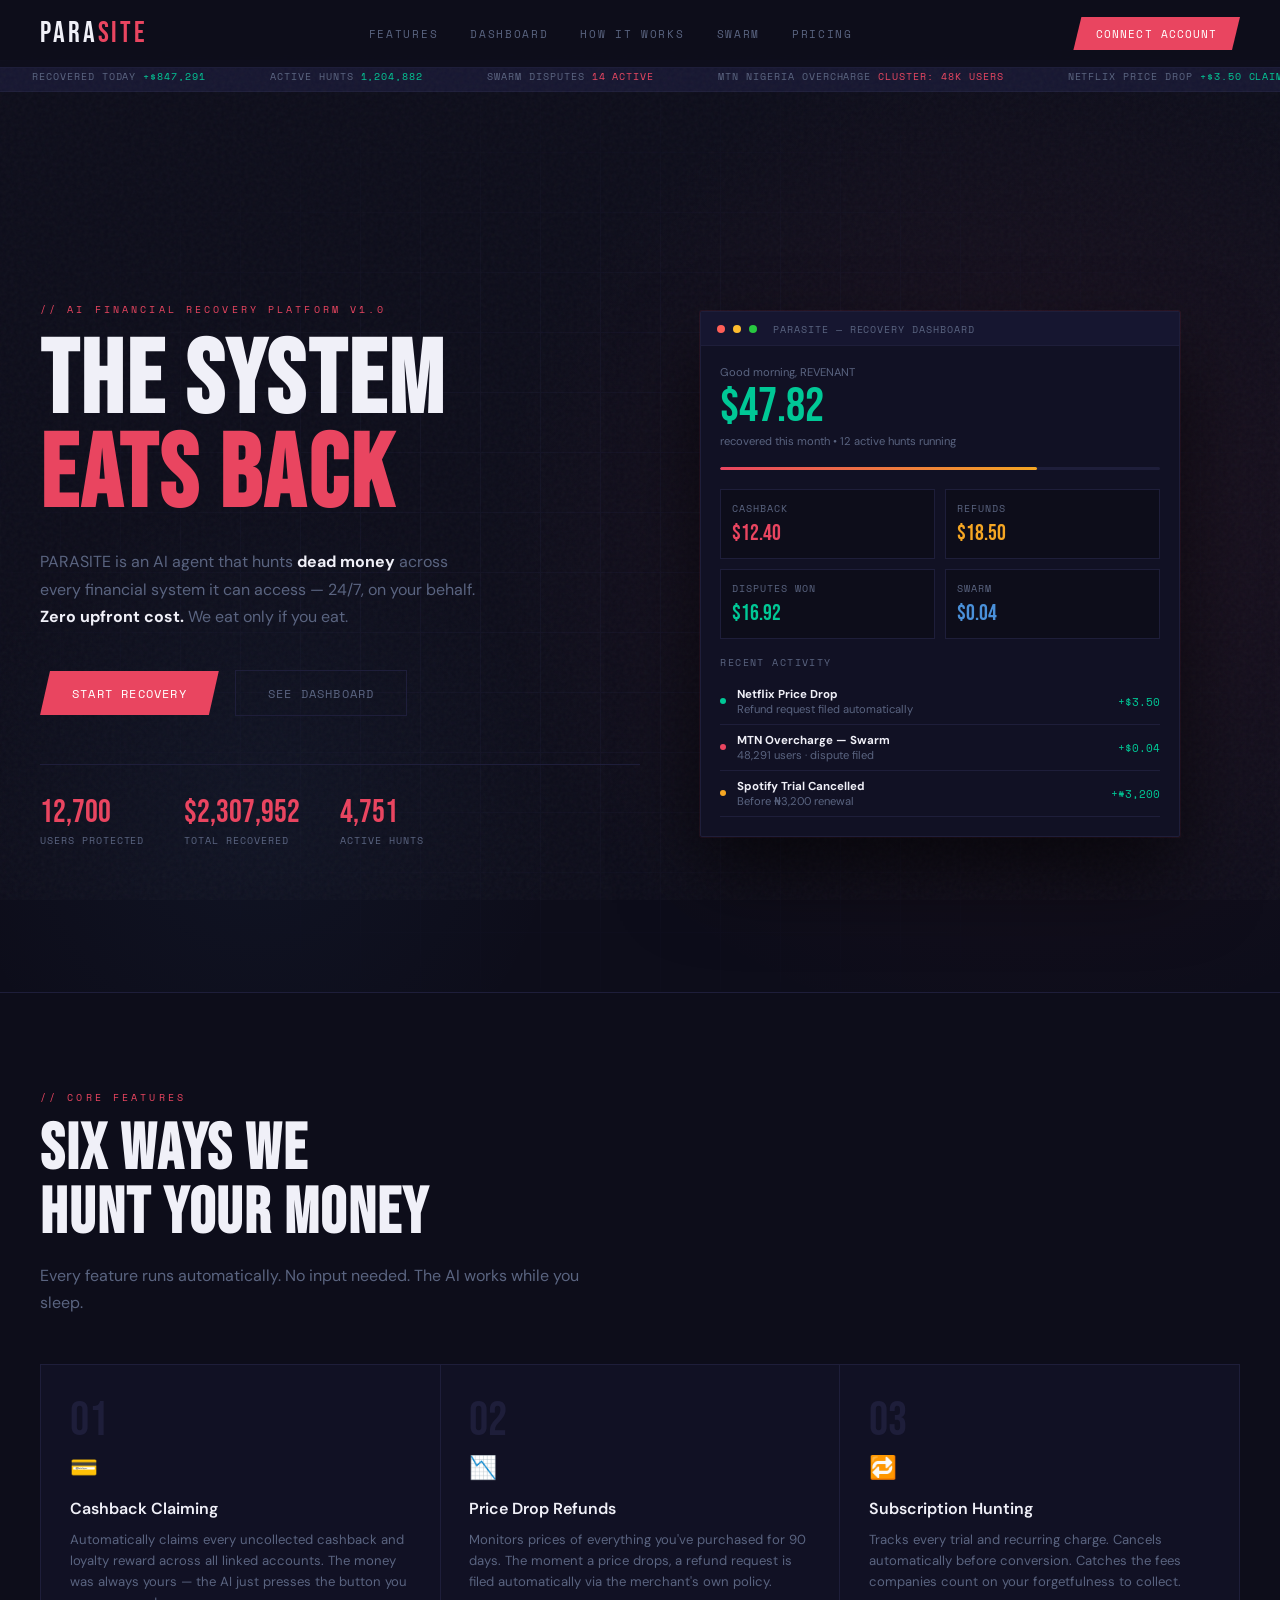
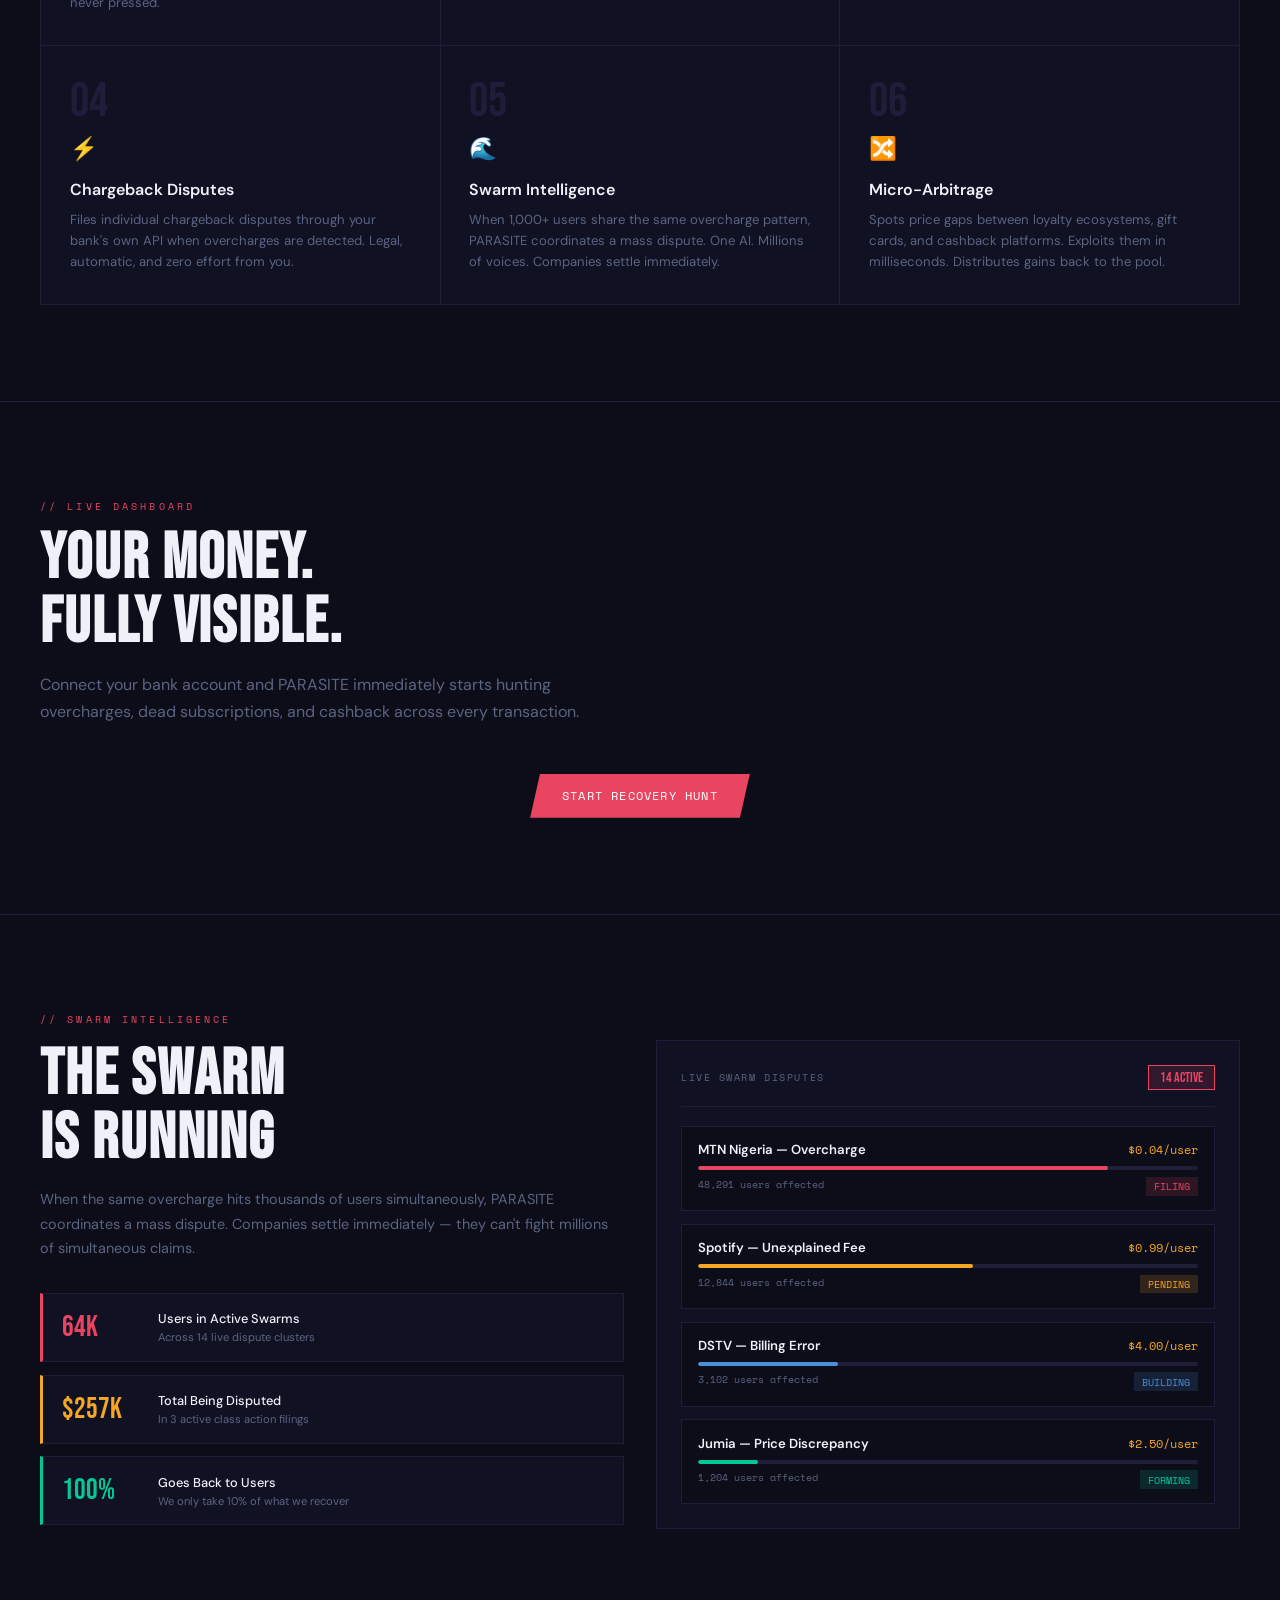
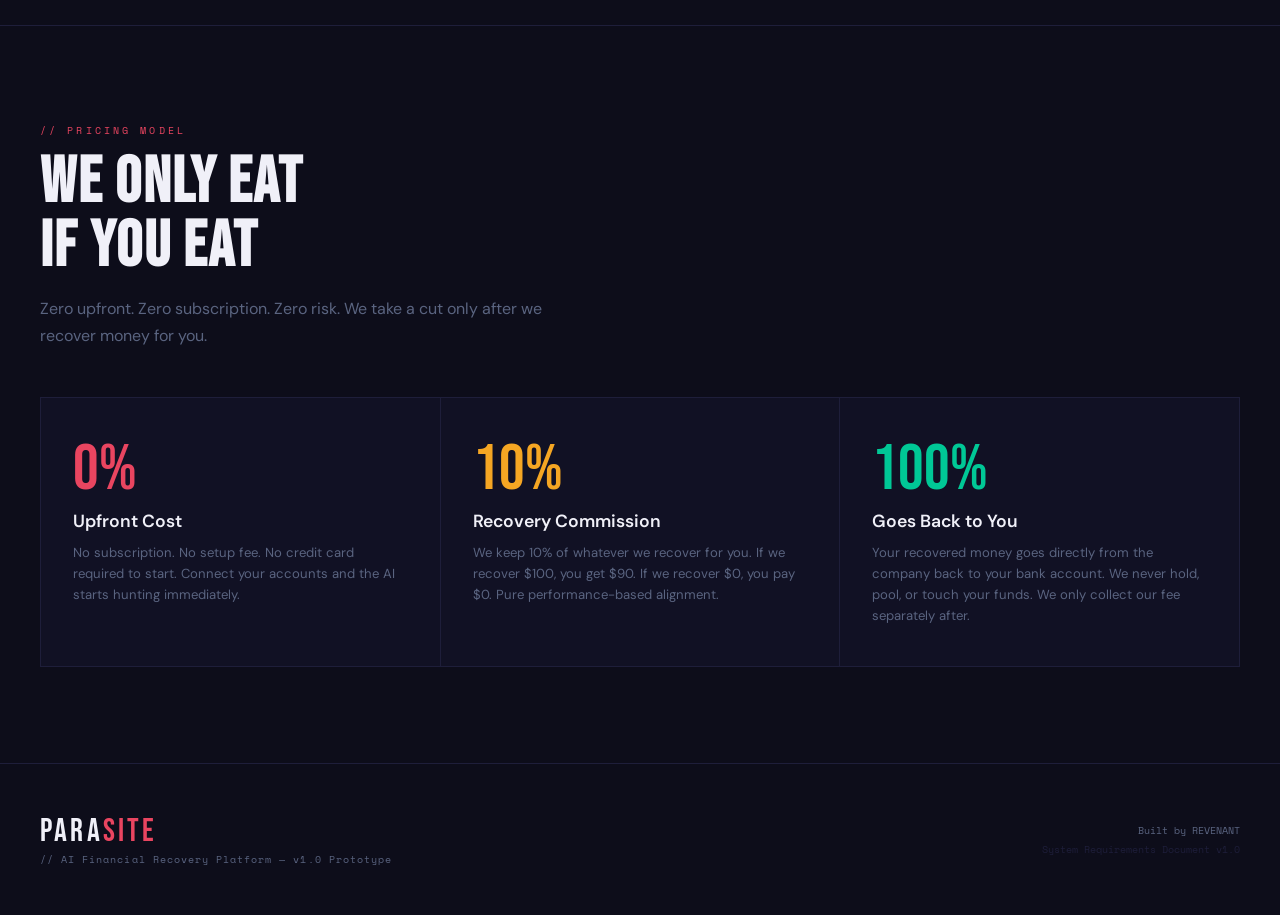
<file: index.html>
<!DOCTYPE html>
<html lang="en">
<head>
<meta charset="UTF-8">
<meta name="viewport" content="width=device-width, initial-scale=1.0">
<title>PARASITE — AI Financial Recovery</title>
<link href="https://fonts.googleapis.com/css2?family=Bebas+Neue&family=Space+Mono:ital,wght@0,400;0,700;1,400&family=DM+Sans:wght@300;400;500;600&display=swap" rel="stylesheet">
<link rel="stylesheet" href="style.css">

</head>
<body>
<div id="cur"></div>
<div id="curR"></div>
<nav>
  <div class="nav-logo">PARA<span>SITE</span></div>
  <div class="nav-links">
    <a href="#features">Features</a>
    <a href="dashboard.html">Dashboard</a>
    <a href="index.html#how">How It Works</a>
    <a href="dashboard.html#swarm">Swarm</a>
    <a href="#revenue">Pricing</a>
  </div>
  <button class="nav-cta" onclick="openModal()">Connect Account</button>
</nav>
<!-- Ticker -->
<div class="ticker-wrap" style="margin-top:60px;">
  <div class="ticker">
    <span class="ticker-item">RECOVERED TODAY <span class="pos">+$847,291</span></span>
    <span class="ticker-item">ACTIVE HUNTS <span class="pos">1,204,882</span></span>
    <span class="ticker-item">SWARM DISPUTES <span class="neg">14 ACTIVE</span></span>
    <span class="ticker-item">MTN NIGERIA OVERCHARGE <span class="neg">CLUSTER: 48K USERS</span></span>
    <span class="ticker-item">NETFLIX PRICE DROP <span class="pos">+$3.50 CLAIMED</span></span>
    <span class="ticker-item">TOTAL RECOVERED ALL-TIME <span class="pos">$124,883,204</span></span>
    <span class="ticker-item">RECOVERED TODAY <span class="pos">+$847,291</span></span>
    <span class="ticker-item">ACTIVE HUNTS <span class="pos">1,204,882</span></span>
    <span class="ticker-item">SWARM DISPUTES <span class="neg">14 ACTIVE</span></span>
    <span class="ticker-item">MTN NIGERIA OVERCHARGE <span class="neg">CLUSTER: 48K USERS</span></span>
    <span class="ticker-item">NETFLIX PRICE DROP <span class="pos">+$3.50 CLAIMED</span></span>
    <span class="ticker-item">TOTAL RECOVERED ALL-TIME <span class="pos">$124,883,204</span></span>
  </div>
</div>
<!-- Hero -->
<section class="hero">
  <div class="hero-bg"></div>
  <div class="hero-grid"></div>
  <div class="hero-left">
    <div class="hero-eyebrow">// AI Financial Recovery Platform v1.0</div>
    <h1 class="hero-title">
      THE SYSTEM<br>
      <span class="line2">EATS BACK</span>
    </h1>
    <p class="hero-subtitle">
      PARASITE is an AI agent that hunts <strong>dead money</strong> across every financial system it can access — 24/7, on your behalf. <strong>Zero upfront cost.</strong> We eat only if you eat.
    </p>
    <div class="hero-actions">
      <button class="btn-primary" onclick="window.location.href='login.html'">Start Recovery</button>
      <button class="btn-ghost" onclick="window.location.href='dashboard.html'">See Dashboard</button>
    </div>
    <div class="hero-stats">
      <div class="stat-item">
        <div class="stat-num" id="counter1">0</div>
        <div class="stat-label">Users Protected</div>
      </div>
      <div class="stat-item">
        <div class="stat-num" id="counter2">$0</div>
        <div class="stat-label">Total Recovered</div>
      </div>
      <div class="stat-item">
        <div class="stat-num" id="counter3">0</div>
        <div class="stat-label">Active Hunts</div>
      </div>
    </div>
  </div>

  <div class="hero-right">
    <div class="dashboard-preview">
      <div class="dp-topbar">
        <div class="dp-dot r"></div>
        <div class="dp-dot y"></div>
        <div class="dp-dot g"></div>
        <div class="dp-title">PARASITE — RECOVERY DASHBOARD</div>
      </div>
      <div class="dp-body">
        <div class="dp-greeting">Good morning, REVENANT</div>
        <div class="dp-amount">$47.82</div>
        <div class="dp-sub">recovered this month • 12 active hunts running</div>
        <div class="dp-bar"><div class="dp-bar-fill"></div></div>
        <div class="dp-cards">
          <div class="dp-card">
            <div class="dp-card-label">Cashback</div>
            <div class="dp-card-val accent">$12.40</div>
          </div>
          <div class="dp-card">
            <div class="dp-card-label">Refunds</div>
            <div class="dp-card-val gold">$18.50</div>
          </div>
          <div class="dp-card">
            <div class="dp-card-label">Disputes Won</div>
            <div class="dp-card-val green">$16.92</div>
          </div>
          <div class="dp-card">
            <div class="dp-card-label">Swarm</div>
            <div class="dp-card-val blue">$0.04</div>
          </div>
        </div>
        <div class="dp-activity-title">Recent Activity</div>
        <div class="dp-activity-item">
          <div class="dp-activity-dot" style="background:var(--green)"></div>
          <div class="dp-activity-text"><strong>Netflix Price Drop</strong>Refund request filed automatically</div>
          <div class="dp-activity-amt">+$3.50</div>
        </div>
        <div class="dp-activity-item">
          <div class="dp-activity-dot" style="background:var(--accent)"></div>
          <div class="dp-activity-text"><strong>MTN Overcharge — Swarm</strong>48,291 users · dispute filed</div>
          <div class="dp-activity-amt">+$0.04</div>
        </div>
        <div class="dp-activity-item">
          <div class="dp-activity-dot" style="background:var(--gold)"></div>
          <div class="dp-activity-text"><strong>Spotify Trial Cancelled</strong>Before ₦3,200 renewal</div>
          <div class="dp-activity-amt">+₦3,200</div>
        </div>
      </div>
    </div>
  </div>
</section>
<!-- Features -->
<section id="features">
  <div class="section-label">// Core Features</div>
  <h2 class="section-title reveal">SIX WAYS WE<br>HUNT YOUR MONEY</h2>
  <p class="section-desc reveal">Every feature runs automatically. No input needed. The AI works while you sleep.</p>
  <div class="features-grid reveal">
    <div class="feature-card" style="--c:var(--accent)">
      <div class="feature-num">01</div>
      <div class="feature-icon">💳</div>
      <div class="feature-title">Cashback Claiming</div>
      <div class="feature-desc">Automatically claims every uncollected cashback and loyalty reward across all linked accounts. The money was always yours — the AI just presses the button you never pressed.</div>
    </div>
    <div class="feature-card" style="--c:var(--gold)">
      <div class="feature-num">02</div>
      <div class="feature-icon">📉</div>
      <div class="feature-title">Price Drop Refunds</div>
      <div class="feature-desc">Monitors prices of everything you've purchased for 90 days. The moment a price drops, a refund request is filed automatically via the merchant's own policy.</div>
    </div>
    <div class="feature-card" style="--c:var(--green)">
      <div class="feature-num">03</div>
      <div class="feature-icon">🔁</div>
      <div class="feature-title">Subscription Hunting</div>
      <div class="feature-desc">Tracks every trial and recurring charge. Cancels automatically before conversion. Catches the fees companies count on your forgetfulness to collect.</div>
    </div>
    <div class="feature-card" style="--c:var(--blue)">
      <div class="feature-num">04</div>
      <div class="feature-icon">⚡</div>
      <div class="feature-title">Chargeback Disputes</div>
      <div class="feature-desc">Files individual chargeback disputes through your bank's own API when overcharges are detected. Legal, automatic, and zero effort from you.</div>
    </div>
    <div class="feature-card" style="--c:var(--purple)">
      <div class="feature-num">05</div>
      <div class="feature-icon">🌊</div>
      <div class="feature-title">Swarm Intelligence</div>
      <div class="feature-desc">When 1,000+ users share the same overcharge pattern, PARASITE coordinates a mass dispute. One AI. Millions of voices. Companies settle immediately.</div>
    </div>
    <div class="feature-card" style="--c:#FF8C42">
      <div class="feature-num">06</div>
      <div class="feature-icon">🔀</div>
      <div class="feature-title">Micro-Arbitrage</div>
      <div class="feature-desc">Spots price gaps between loyalty ecosystems, gift cards, and cashback platforms. Exploits them in milliseconds. Distributes gains back to the pool.</div>
    </div>
  </div>
</section>

<!-- Full Dashboard Preview -->
<section id="dashboard">
  <div class="section-label">// Live Dashboard</div>
  <h2 class="section-title reveal">YOUR MONEY.<br>FULLY VISIBLE.</h2>
  <p class="section-desc reveal">Connect your bank account and PARASITE immediately starts hunting overcharges, dead subscriptions, and cashback across every transaction.</p>
  <div style="text-align:center;margin-top:2rem">
    <a href="login.html" class="btn-primary" style="text-decoration:none;display:inline-block">Start Recovery Hunt</a>
  </div>
</section>
<!-- Swarm Section -->
<section id="swarm">
  <div class="section-label">// Swarm Intelligence</div>
  <div class="swarm-visual reveal">
    <div class="swarm-left">
      <h2 class="section-title">THE SWARM<br>IS RUNNING</h2>
      <p class="swarm-sub">When the same overcharge hits thousands of users simultaneously, PARASITE coordinates a mass dispute. Companies settle immediately — they can't fight millions of simultaneous claims.</p>
      <div class="swarm-metrics">
        <div class="swarm-metric" style="--c:var(--accent)">
          <div class="swarm-metric-val">64K</div>
          <div class="swarm-metric-info">
            <div class="swarm-metric-label">Users in Active Swarms</div>
            <div class="swarm-metric-desc">Across 14 live dispute clusters</div>
          </div>
        </div>
        <div class="swarm-metric" style="--c:var(--gold)">
          <div class="swarm-metric-val">$257K</div>
          <div class="swarm-metric-info">
            <div class="swarm-metric-label">Total Being Disputed</div>
            <div class="swarm-metric-desc">In 3 active class action filings</div>
          </div>
        </div>
        <div class="swarm-metric" style="--c:var(--green)">
          <div class="swarm-metric-val">100%</div>
          <div class="swarm-metric-info">
            <div class="swarm-metric-label">Goes Back to Users</div>
            <div class="swarm-metric-desc">We only take 10% of what we recover</div>
          </div>
        </div>
      </div>
    </div>
    <div class="swarm-right">
      <div class="swarm-live-box">
        <div class="swarm-live-head">
          <div class="swarm-live-title">Live Swarm Disputes</div>
          <div class="swarm-count-badge">14 ACTIVE</div>
        </div>
        <div class="swarm-disputes">
          <div class="swarm-dispute">
            <div class="swarm-dispute-top">
              <div class="swarm-dispute-name">MTN Nigeria — Overcharge</div>
              <div class="swarm-dispute-amount">$0.04/user</div>
            </div>
            <div class="swarm-dispute-bar"><div class="swarm-dispute-fill" style="width:82%;background:var(--accent)"></div></div>
            <div class="swarm-dispute-meta">
              <div class="swarm-dispute-users">48,291 users affected</div>
              <div class="swarm-dispute-status" style="background:rgba(233,69,96,0.15);color:var(--accent)">FILING</div>
            </div>
          </div>
          <div class="swarm-dispute">
            <div class="swarm-dispute-top">
              <div class="swarm-dispute-name">Spotify — Unexplained Fee</div>
              <div class="swarm-dispute-amount">$0.99/user</div>
            </div>
            <div class="swarm-dispute-bar"><div class="swarm-dispute-fill" style="width:55%;background:var(--gold)"></div></div>
            <div class="swarm-dispute-meta">
              <div class="swarm-dispute-users">12,844 users affected</div>
              <div class="swarm-dispute-status" style="background:rgba(245,166,35,0.15);color:var(--gold)">PENDING</div>
            </div>
          </div>
          <div class="swarm-dispute">
            <div class="swarm-dispute-top">
              <div class="swarm-dispute-name">DSTV — Billing Error</div>
              <div class="swarm-dispute-amount">$4.00/user</div>
            </div>
            <div class="swarm-dispute-bar"><div class="swarm-dispute-fill" style="width:28%;background:var(--blue)"></div></div>
            <div class="swarm-dispute-meta">
              <div class="swarm-dispute-users">3,102 users affected</div>
              <div class="swarm-dispute-status" style="background:rgba(74,144,217,0.15);color:var(--blue)">BUILDING</div>
            </div>
          </div>
          <div class="swarm-dispute">
            <div class="swarm-dispute-top">
              <div class="swarm-dispute-name">Jumia — Price Discrepancy</div>
              <div class="swarm-dispute-amount">$2.50/user</div>
            </div>
            <div class="swarm-dispute-bar"><div class="swarm-dispute-fill" style="width:12%;background:var(--green)"></div></div>
            <div class="swarm-dispute-meta">
              <div class="swarm-dispute-users">1,204 users affected</div>
              <div class="swarm-dispute-status" style="background:rgba(0,200,150,0.15);color:var(--green)">FORMING</div>
            </div>
          </div>
        </div>
      </div>
    </div>
  </div>
</section>
<!-- Revenue Model -->
<section id="revenue">
  <div class="section-label">// Pricing Model</div>
  <h2 class="section-title reveal">WE ONLY EAT<br>IF YOU EAT</h2>
  <p class="section-desc reveal">Zero upfront. Zero subscription. Zero risk. We take a cut only after we recover money for you.</p>
  <div class="revenue-grid reveal">
    <div class="revenue-card">
      <div class="revenue-pct">0%</div>
      <div class="revenue-title">Upfront Cost</div>
      <div class="revenue-desc">No subscription. No setup fee. No credit card required to start. Connect your accounts and the AI starts hunting immediately.</div>
    </div>
    <div class="revenue-card">
      <div class="revenue-pct" style="color:var(--gold)">10%</div>
      <div class="revenue-title">Recovery Commission</div>
      <div class="revenue-desc">We keep 10% of whatever we recover for you. If we recover $100, you get $90. If we recover $0, you pay $0. Pure performance-based alignment.</div>
    </div>
    <div class="revenue-card">
      <div class="revenue-pct" style="color:var(--green)">100%</div>
      <div class="revenue-title">Goes Back to You</div>
      <div class="revenue-desc">Your recovered money goes directly from the company back to your bank account. We never hold, pool, or touch your funds. We only collect our fee separately after.</div>
    </div>
  </div>
</section>
<!-- Footer -->
<footer>
  <div>
    <div class="footer-logo">PARA<span>SITE</span></div>
    <div class="footer-tagline">// AI Financial Recovery Platform — v1.0 Prototype</div>
  </div>
  <div class="footer-right">
    <div>Built by REVENANT</div>
    <div style="margin-top:0.3rem;color:var(--border)">System Requirements Document v1.0</div>
  </div>
</footer>
<!-- Modal -->
<div class="modal-overlay" id="modal">
  <div class="modal" style="position:relative">
    <button class="modal-close" onclick="closeModal()">✕</button>
    <div class="modal-title">Connect Account</div>
    <div class="modal-sub">Link your bank or mobile money to start the recovery hunt. Read-only access. Your passwords are never stored.</div>
    <div class="modal-field">
      <label class="modal-label">Full Name</label>
      <input class="modal-input" type="text" placeholder="REVENANT">
    </div>
    <div class="modal-field">
      <label class="modal-label">Email Address</label>
      <input class="modal-input" type="email" placeholder="you@example.com">
    </div>
    <div class="modal-field">
      <label class="modal-label">Bank / Provider</label>
      <input class="modal-input" type="text" placeholder="GTBank, Access, Zenith, Kuda...">
    </div>
    <div class="modal-field">
      <label class="modal-label">Phone Number</label>
      <input class="modal-input" type="tel" placeholder="+234 xxx xxx xxxx">
    </div>
    <div class="modal-actions">
      <button class="btn-primary" onclick="simulateConnect()" style="flex:1">Start Recovery Hunt</button>
      <button class="btn-ghost" onclick="closeModal()">Cancel</button>
    </div>
    <div id="modal-msg" style="margin-top:1rem;font-family:'Space Mono',monospace;font-size:0.65rem;color:var(--green);display:none;">
      ✓ ACCOUNT CONNECTED — AI HUNT INITIATED
    </div>
  </div>
</div>

<script src="shared.js"></script>

<script>
// Cursor
const cur=document.getElementById('cur'),curR=document.getElementById('curR');
let mx=0,my=0,rx=0,ry=0;
document.addEventListener('mousemove',e=>{mx=e.clientX;my=e.clientY;cur.style.left=mx-5+'px';cur.style.top=my-5+'px';});
(function anim(){rx+=(mx-rx-16)*.1;ry+=(my-ry-16)*.1;curR.style.left=rx+'px';curR.style.top=ry+'px';requestAnimationFrame(anim);})();

// Counters
setTimeout(()=>{
  animCount(document.getElementById('counter1'),12847);
  animCount(document.getElementById('counter2'),0,'$','',2000);
  document.getElementById('counter2') && animCount(document.getElementById('counter2'),2341847,'$');
  animCount(document.getElementById('counter3'),4821);
},500);

// Nav scroll highlight
const sections=document.querySelectorAll('section[id]');
const navLinks=document.querySelectorAll('.nav-links a');
window.addEventListener('scroll',()=>{
  let current='';
  sections.forEach(s=>{if(window.scrollY>=s.offsetTop-200)current=s.id;});
  navLinks.forEach(a=>{a.style.color=a.getAttribute('href')==='#'+current?'var(--accent)':'';});
});

// Connect button in modal — go to register
document.querySelector('.modal-actions .btn-primary') && 
  (document.querySelector('.modal-actions .btn-primary').onclick = function(){
    window.location.href='register.html';
  });
</script>

</body>
</html>
</file>
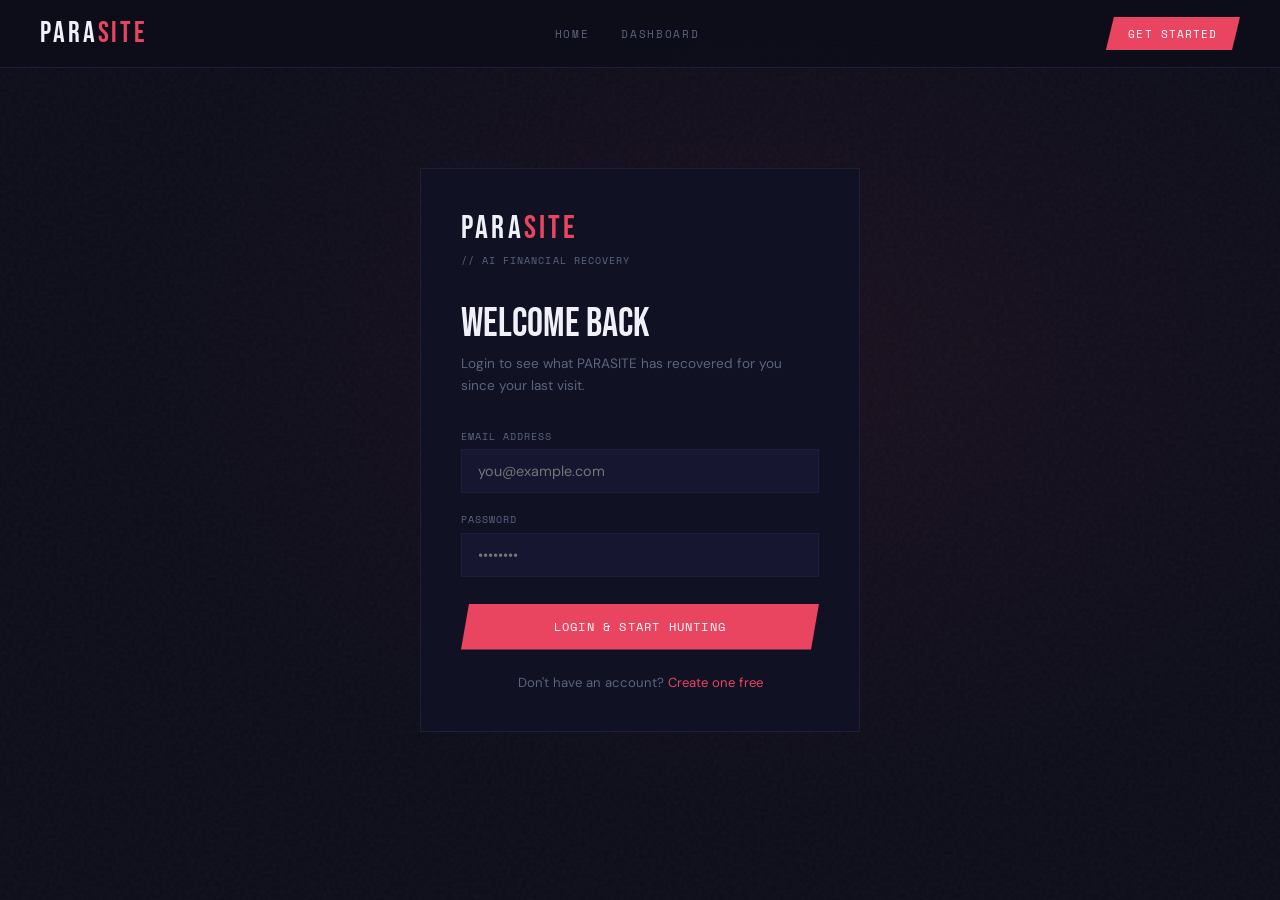
<file: dashboard.html>
<!DOCTYPE html>
<html lang="en">
<head>
<meta charset="UTF-8">
<meta name="viewport" content="width=device-width, initial-scale=1.0">
<title>PARASITE — Dashboard</title>
<link href="https://fonts.googleapis.com/css2?family=Bebas+Neue&family=Space+Mono:ital,wght@0,400;0,700;1,400&family=DM+Sans:wght@300;400;500;600&display=swap" rel="stylesheet">
<link rel="stylesheet" href="style.css">
<style>
.dash-wrap { padding:5rem 2.5rem 3rem; }
.dash-header { display:flex;align-items:flex-start;justify-content:space-between;margin-bottom:2rem; }
.dash-greeting { font-family:'Space Mono',monospace;font-size:.65rem;color:var(--muted);text-transform:uppercase;letter-spacing:.1em;margin-bottom:.3rem; }
.dash-title { font-family:'Bebas Neue';font-size:3rem;line-height:.95; }
.dash-title span { color:var(--accent); }
.dash-sync-btn { background:var(--card2);border:1px solid var(--border);color:var(--muted);padding:.6rem 1.2rem;font-family:'Space Mono',monospace;font-size:.6rem;letter-spacing:.08em;text-transform:uppercase;cursor:pointer;transition:all .2s; }
.dash-sync-btn:hover { border-color:var(--accent);color:var(--accent); }

/* Stat cards row */
.dash-stats { display:grid;grid-template-columns:repeat(4,1fr);gap:1rem;margin-bottom:2rem; }
.dash-stat { background:var(--card);border:1px solid var(--border);padding:1.5rem;position:relative;overflow:hidden; }
.dash-stat::after { content:'';position:absolute;bottom:0;left:0;right:0;height:2px;background:var(--c,var(--accent)); }
.ds-label { font-family:'Space Mono',monospace;font-size:.58rem;color:var(--muted);text-transform:uppercase;letter-spacing:.08em;margin-bottom:.5rem; }
.ds-val   { font-family:'Bebas Neue';font-size:2.2rem;color:var(--c,var(--accent));line-height:1; }
.ds-sub   { font-size:.72rem;color:var(--muted);margin-top:.3rem; }

/* Tabs */
.db-nav { display:flex;gap:0;border-bottom:1px solid var(--border);margin-bottom:2rem; }
.db-nav-item { font-family:'Space Mono',monospace;font-size:.65rem;color:var(--muted);padding:.75rem 1.5rem;cursor:pointer;border-bottom:2px solid transparent;transition:all .2s;text-transform:uppercase;letter-spacing:.08em; }
.db-nav-item.active { color:var(--accent);border-bottom-color:var(--accent); }
.db-nav-item:hover { color:var(--white); }
.tab-panel { display:none; }
.tab-panel.active { display:block; }

/* Transactions table */
.table-wrap { background:var(--card);border:1px solid var(--border);overflow:hidden; }
.table-head { background:var(--card2);padding:.75rem 1.5rem;display:flex;justify-content:space-between;align-items:center;border-bottom:1px solid var(--border); }
.table-title { font-family:'Space Mono',monospace;font-size:.6rem;color:var(--muted);text-transform:uppercase;letter-spacing:.1em; }
.table-live { display:flex;align-items:center;gap:.4rem;font-family:'Space Mono',monospace;font-size:.58rem;color:var(--green); }
.table-live-dot { width:6px;height:6px;border-radius:50%;background:var(--green);animation:pulse 2s infinite; }
table { width:100%;border-collapse:collapse; }
th { font-family:'Space Mono',monospace;font-size:.55rem;color:var(--muted);text-transform:uppercase;letter-spacing:.08em;padding:.6rem 1.5rem;text-align:left;border-bottom:1px solid var(--border);background:rgba(0,0,0,.2); }
td { font-size:.8rem;padding:.7rem 1.5rem;border-bottom:1px solid var(--border); }
tr:last-child td { border-bottom:none; }
tr:hover td { background:var(--card2); }
.badge { font-family:'Space Mono',monospace;font-size:.55rem;padding:.15rem .5rem;font-weight:700; }
.badge-green  { background:rgba(0,200,150,.15);color:var(--green);border:1px solid rgba(0,200,150,.3); }
.badge-red    { background:rgba(233,69,96,.15);color:var(--accent);border:1px solid rgba(233,69,96,.3); }
.badge-gold   { background:rgba(245,166,35,.15);color:var(--gold);border:1px solid rgba(245,166,35,.3); }
.badge-blue   { background:rgba(74,144,217,.15);color:var(--blue);border:1px solid rgba(74,144,217,.3); }

/* Subscription cards */
.sub-grid { display:grid;grid-template-columns:repeat(3,1fr);gap:1rem; }
.sub-card { background:var(--card);border:1px solid var(--border);padding:1.5rem;position:relative;overflow:hidden; }
.sub-card::before { content:'';position:absolute;top:0;left:0;right:0;height:2px;background:var(--accent); }
.sub-merchant { font-family:'Bebas Neue';font-size:1.4rem;margin-bottom:.3rem; }
.sub-amount   { font-size:1.2rem;font-weight:600;color:var(--accent); }
.sub-freq     { font-family:'Space Mono',monospace;font-size:.6rem;color:var(--muted);margin-top:.2rem; }
.sub-renewal  { font-family:'Space Mono',monospace;font-size:.58rem;color:var(--muted);margin-top:.5rem; }

/* Empty state */
.empty-state { text-align:center;padding:4rem 2rem; }
.empty-title { font-family:'Bebas Neue';font-size:2rem;color:var(--muted);margin-bottom:.5rem; }
.empty-desc  { font-size:.85rem;color:var(--muted);margin-bottom:1.5rem; }
.empty-btn   { background:var(--accent);color:#fff;border:none;padding:.75rem 1.5rem;font-family:'Space Mono',monospace;font-size:.65rem;letter-spacing:.08em;text-transform:uppercase;cursor:pointer;clip-path:polygon(6px 0%,100% 0%,calc(100% - 6px) 100%,0% 100%);text-decoration:none;display:inline-block; }

/* Loading spinner */
.spinner { display:flex;align-items:center;justify-content:center;padding:3rem;color:var(--muted);font-family:'Space Mono',monospace;font-size:.7rem;gap:.8rem; }
.spin { width:20px;height:20px;border:2px solid var(--border);border-top-color:var(--accent);border-radius:50%;animation:spin .8s linear infinite; }
@keyframes spin { to{transform:rotate(360deg)} }
@keyframes pulse { 0%,100%{opacity:1}50%{opacity:.4} }

/* Swarm */
.swarm-list { display:flex;flex-direction:column;gap:1rem; }
.swarm-row { background:var(--card);border:1px solid var(--border);padding:1.2rem 1.5rem; }
.swarm-row-top { display:flex;justify-content:space-between;align-items:center;margin-bottom:.6rem; }
.swarm-row-name { font-weight:600; }
.swarm-row-users { font-family:'Space Mono',monospace;font-size:.65rem;color:var(--muted); }
.swarm-bar { height:4px;background:var(--border);margin-bottom:.6rem; }
.swarm-fill { height:100%;background:var(--accent); }
.swarm-row-meta { display:flex;justify-content:space-between; }
.swarm-row-amt { font-family:'Bebas Neue';font-size:1.2rem;color:var(--accent); }

/* Accounts panel */
.accounts-grid { display:grid;grid-template-columns:repeat(2,1fr);gap:1rem;margin-bottom:2rem; }
.account-card { background:var(--card);border:1px solid var(--border);padding:1.5rem; }
.ac-bank { font-family:'Bebas Neue';font-size:1.5rem;margin-bottom:.3rem; }
.ac-num  { font-family:'Space Mono',monospace;font-size:.65rem;color:var(--muted);margin-bottom:.8rem; }
.ac-bal  { font-size:1.4rem;font-weight:600;color:var(--green); }
.ac-sync { font-family:'Space Mono',monospace;font-size:.55rem;color:var(--muted);margin-top:.3rem; }
</style>
</head>
<body>
<div id="cur"></div>
<div id="curR"></div>

<nav>
  <div class="nav-logo">PARA<span>SITE</span></div>
  <div class="nav-links">
    <a href="index.html">Home</a>
    <a href="dashboard.html" style="color:var(--accent)">Dashboard</a>
    <a href="#" onclick="doLogout()">Logout</a>
  </div>
  <button class="nav-cta" id="navUser">Loading...</button>
</nav>

<div class="dash-wrap">
  <!-- Header -->
  <div class="dash-header">
    <div>
      <div class="dash-greeting">// Recovery Dashboard</div>
      <div class="dash-title">HUNTING FOR<br><span id="userName">YOUR</span> MONEY</div>
    </div>
    <div style="display:flex;gap:.8rem;align-items:center">
      <button class="dash-sync-btn" onclick="syncNow()" id="syncBtn">⟳ Sync Now</button>
      <a href="connect.html" class="dash-sync-btn" style="text-decoration:none">+ Add Account</a>
    </div>
  </div>

  <!-- Top stat cards -->
  <div class="dash-stats">
    <div class="dash-stat" style="--c:var(--green)">
      <div class="ds-label">Total Recoverable</div>
      <div class="ds-val" id="statTotal">₦0</div>
      <div class="ds-sub">Disputes + cashback pending</div>
    </div>
    <div class="dash-stat" style="--c:var(--accent)">
      <div class="ds-label">Overcharges Found</div>
      <div class="ds-val" id="statDisputes">0</div>
      <div class="ds-sub" id="statDisputesAmt">₦0 being disputed</div>
    </div>
    <div class="dash-stat" style="--c:var(--gold)">
      <div class="ds-label">Subscriptions</div>
      <div class="ds-val" id="statSubs">0</div>
      <div class="ds-sub" id="statSubsAmt">₦0/month</div>
    </div>
    <div class="dash-stat" style="--c:var(--blue)">
      <div class="ds-label">Cashback Pending</div>
      <div class="ds-val" id="statCashback">0</div>
      <div class="ds-sub" id="statCashbackAmt">₦0 pending</div>
    </div>
  </div>

  <!-- Tabs -->
  <div class="db-nav">
    <div class="db-nav-item active" onclick="switchTab('overview',this)">Overview</div>
    <div class="db-nav-item" onclick="switchTab('transactions',this)">Transactions</div>
    <div class="db-nav-item" onclick="switchTab('subscriptions',this)">Subscriptions</div>
    <div class="db-nav-item" onclick="switchTab('disputes',this)">Disputes</div>
    <div class="db-nav-item" onclick="switchTab('swarms',this)">Swarms</div>
    <div class="db-nav-item" onclick="switchTab('accounts',this)">Accounts</div>
  </div>

  <!-- Overview Tab -->
  <div class="tab-panel active" id="tab-overview">
    <div id="overviewContent"><div class="spinner"><div class="spin"></div> Loading...</div></div>
  </div>

  <!-- Transactions Tab -->
  <div class="tab-panel" id="tab-transactions">
    <div class="table-wrap">
      <div class="table-head">
        <div class="table-title">All Transactions</div>
        <div style="display:flex;gap:.8rem">
          <button onclick="loadTransactions(1,true)" style="background:none;border:1px solid var(--accent);color:var(--accent);padding:.3rem .8rem;font-family:'Space Mono',monospace;font-size:.58rem;cursor:pointer;text-transform:uppercase">Flagged Only</button>
          <button onclick="loadTransactions(1,false)" style="background:none;border:1px solid var(--border);color:var(--muted);padding:.3rem .8rem;font-family:'Space Mono',monospace;font-size:.58rem;cursor:pointer;text-transform:uppercase">All</button>
        </div>
      </div>
      <div id="txnTableWrap"><div class="spinner"><div class="spin"></div> Loading...</div></div>
    </div>
  </div>

  <!-- Subscriptions Tab -->
  <div class="tab-panel" id="tab-subscriptions">
    <div id="subsContent"><div class="spinner"><div class="spin"></div> Loading...</div></div>
  </div>

  <!-- Disputes Tab -->
  <div class="tab-panel" id="tab-disputes">
    <div class="table-wrap">
      <div class="table-head"><div class="table-title">Filed Disputes</div></div>
      <div id="disputesContent"><div class="spinner"><div class="spin"></div> Loading...</div></div>
    </div>
  </div>

  <!-- Swarms Tab -->
  <div class="tab-panel" id="tab-swarms">
    <div id="swarmsContent"><div class="spinner"><div class="spin"></div> Loading...</div></div>
  </div>

  <!-- Accounts Tab -->
  <div class="tab-panel" id="tab-accounts">
    <div id="accountsContent"><div class="spinner"><div class="spin"></div> Loading...</div></div>
  </div>
</div>

<script src="shared.js"></script>
<script>
// Cursor
const cur=document.getElementById('cur'),curR=document.getElementById('curR');
let mx=0,my=0,rx=0,ry=0;
document.addEventListener('mousemove',e=>{mx=e.clientX;my=e.clientY;cur.style.left=mx-5+'px';cur.style.top=my-5+'px';});
(function anim(){rx+=(mx-rx-16)*.1;ry+=(my-ry-16)*.1;curR.style.left=rx+'px';curR.style.top=ry+'px';requestAnimationFrame(anim);})();

if (!requireAuth()) { /* redirected */ }

var user = getUser();
if (user) {
    document.getElementById('navUser').textContent  = user.name;
    document.getElementById('userName').textContent = user.name.split(' ')[0] + "'S";
}

// ── Load dashboard on page open ──
loadDashboard();

async function loadDashboard() {
    var data = await api('dashboard', 'GET');
    if (!data.success) {
        if (data.error && data.error.includes('authenticated')) {
            clearAuth(); window.location.href = 'login.html';
        }
        return;
    }

    // No accounts yet
    if (!data.accounts || data.accounts.length === 0) {
        document.getElementById('overviewContent').innerHTML = `
            <div class="empty-state">
                <div class="empty-title">NO ACCOUNTS LINKED</div>
                <div class="empty-desc">Connect your bank account to start hunting.</div>
                <a href="connect.html" class="empty-btn">Connect Bank Account</a>
            </div>`;
        return;
    }

    var r = data.recoverable;
    document.getElementById('statTotal').textContent        = fmt(r.total_pending);
    document.getElementById('statDisputes').textContent     = data.disputes.count;
    document.getElementById('statDisputesAmt').textContent  = fmt(data.disputes.total_amount) + ' being disputed';
    document.getElementById('statSubs').textContent         = data.subscriptions.count;
    document.getElementById('statSubsAmt').textContent      = fmt(data.subscriptions.monthly_cost) + '/month';
    document.getElementById('statCashback').textContent     = data.cashback.count;
    document.getElementById('statCashbackAmt').textContent  = fmt(data.cashback.total_amount) + ' pending';

    // Overview content
    var flagged = data.recent_flags || [];
    var overviewHtml = '';

    if (flagged.length === 0) {
        overviewHtml = `<div class="empty-state">
            <div class="empty-title">NO FLAGS YET</div>
            <div class="empty-desc">Sync your transactions to start hunting.</div>
            <button class="empty-btn" onclick="syncNow()">Sync Now</button>
        </div>`;
    } else {
        overviewHtml = '<div class="table-wrap"><div class="table-head"><div class="table-title">Recently Flagged Transactions</div><div class="table-live"><div class="table-live-dot"></div>LIVE</div></div><table><thead><tr><th>Date</th><th>Merchant</th><th>Amount</th><th>Type</th><th>Reason</th></tr></thead><tbody>';
        flagged.forEach(function(txn) {
            var badge = txn.flag_type === 'overcharge'    ? 'badge-red'  :
                        txn.flag_type === 'subscription'  ? 'badge-gold' :
                        txn.flag_type === 'cashback'      ? 'badge-green': 'badge-blue';
            overviewHtml += `<tr>
                <td style="font-family:'Space Mono',monospace;font-size:.7rem;color:var(--muted)">${txn.txn_date || ''}</td>
                <td style="font-weight:600">${txn.merchant || 'Unknown'}</td>
                <td style="color:var(--accent)">${fmt(txn.amount)}</td>
                <td><span class="badge ${badge}">${(txn.flag_type||'').toUpperCase()}</span></td>
                <td style="font-size:.75rem;color:var(--muted)">${txn.flag_reason || ''}</td>
            </tr>`;
        });
        overviewHtml += '</tbody></table></div>';
    }
    document.getElementById('overviewContent').innerHTML = overviewHtml;
}

// ── Transactions ──
async function loadTransactions(page, flaggedOnly) {
    document.getElementById('txnTableWrap').innerHTML = '<div class="spinner"><div class="spin"></div> Loading...</div>';
    var endpoint = 'transactions?page=' + (page||1) + (flaggedOnly ? '&flag=1' : '');
    var data = await api(endpoint, 'GET');
    if (!data.success) { document.getElementById('txnTableWrap').innerHTML = '<div class="empty-state"><div class="empty-title">No transactions yet</div><div class="empty-desc">Sync your account first.</div><button class="empty-btn" onclick="syncNow()">Sync Now</button></div>'; return; }
    if (!data.transactions || data.transactions.length === 0) {
        document.getElementById('txnTableWrap').innerHTML = '<div class="empty-state"><div class="empty-title">NO TRANSACTIONS</div><div class="empty-desc">No transactions found.</div></div>';
        return;
    }
    var html = '<table><thead><tr><th>Date</th><th>Merchant</th><th>Narration</th><th>Amount</th><th>Type</th><th>Category</th><th>Flag</th></tr></thead><tbody>';
    data.transactions.forEach(function(txn) {
        var flagBadge = txn.flagged ? `<span class="badge badge-red">${(txn.flag_type||'').toUpperCase()}</span>` : '<span style="color:var(--muted);font-size:.7rem">—</span>';
        html += `<tr>
            <td style="font-family:'Space Mono',monospace;font-size:.68rem;color:var(--muted)">${txn.txn_date||''}</td>
            <td style="font-weight:600">${txn.merchant||'Unknown'}</td>
            <td style="font-size:.75rem;color:var(--muted);max-width:200px;overflow:hidden;text-overflow:ellipsis;white-space:nowrap">${txn.narration||''}</td>
            <td style="color:${txn.type==='debit'?'var(--accent)':'var(--green)'};font-weight:600">${txn.type==='debit'?'-':'+'} ${fmt(txn.amount)}</td>
            <td><span class="badge ${txn.type==='debit'?'badge-red':'badge-green'}">${(txn.type||'').toUpperCase()}</span></td>
            <td style="font-family:'Space Mono',monospace;font-size:.6rem;color:var(--muted)">${txn.category||'other'}</td>
            <td>${flagBadge}</td>
        </tr>`;
    });
    html += '</tbody></table>';
    document.getElementById('txnTableWrap').innerHTML = html;
}

// ── Subscriptions ──
async function loadSubscriptions() {
    document.getElementById('subsContent').innerHTML = '<div class="spinner"><div class="spin"></div> Loading...</div>';
    var data = await api('subscriptions', 'GET');
    if (!data.success || !data.subscriptions || data.subscriptions.length === 0) {
        document.getElementById('subsContent').innerHTML = '<div class="empty-state"><div class="empty-title">NO SUBSCRIPTIONS FOUND</div><div class="empty-desc">Sync your transactions to detect recurring charges.</div><button class="empty-btn" onclick="syncNow()">Sync Now</button></div>';
        return;
    }
    var html = `<div style="margin-bottom:1rem;font-family:'Space Mono',monospace;font-size:.65rem;color:var(--muted)">TOTAL MONTHLY COST: <span style="color:var(--accent)">${fmt(data.monthly_cost)}</span> — ANNUAL: <span style="color:var(--accent)">${fmt(data.annual_cost)}</span></div><div class="sub-grid">`;
    data.subscriptions.forEach(function(sub) {
        html += `<div class="sub-card">
            <div class="sub-merchant">${sub.merchant}</div>
            <div class="sub-amount">${fmt(sub.amount)}</div>
            <div class="sub-freq">${sub.frequency || 'monthly'}</div>
            <div class="sub-renewal">Next renewal: ${sub.next_renewal || 'Unknown'}</div>
            <div style="margin-top:.8rem"><span class="badge ${sub.status==='active'?'badge-green':'badge-red'}">${(sub.status||'').toUpperCase()}</span></div>
        </div>`;
    });
    html += '</div>';
    document.getElementById('subsContent').innerHTML = html;
}

// ── Disputes ──
async function loadDisputes() {
    document.getElementById('disputesContent').innerHTML = '<div class="spinner"><div class="spin"></div> Loading...</div>';
    var data = await api('disputes', 'GET');
    if (!data.success || !data.disputes || data.disputes.length === 0) {
        document.getElementById('disputesContent').innerHTML = '<div class="empty-state"><div class="empty-title">NO DISPUTES YET</div><div class="empty-desc">Overcharges will appear here once detected.</div></div>';
        return;
    }
    var html = '<table><thead><tr><th>Date Filed</th><th>Merchant</th><th>Amount</th><th>Reason</th><th>Status</th></tr></thead><tbody>';
    data.disputes.forEach(function(d) {
        var badge = d.status==='won'?'badge-green':d.status==='filed'?'badge-gold':'badge-blue';
        html += `<tr>
            <td style="font-family:'Space Mono',monospace;font-size:.68rem;color:var(--muted)">${(d.filed_at||'').substring(0,10)}</td>
            <td style="font-weight:600">${d.merchant||'Unknown'}</td>
            <td style="color:var(--accent);font-weight:600">${fmt(d.amount)}</td>
            <td style="font-size:.75rem;color:var(--muted);max-width:200px">${(d.reason||'').substring(0,60)}...</td>
            <td><span class="badge ${badge}">${(d.status||'').toUpperCase()}</span></td>
        </tr>`;
    });
    html += '</tbody></table>';
    document.getElementById('disputesContent').innerHTML = html;
}

// ── Swarms ──
async function loadSwarms() {
    document.getElementById('swarmsContent').innerHTML = '<div class="spinner"><div class="spin"></div> Loading...</div>';
    var data = await api('swarms', 'GET');
    if (!data.success || !data.swarms || data.swarms.length === 0) {
        document.getElementById('swarmsContent').innerHTML = '<div class="empty-state"><div class="empty-title">NO ACTIVE SWARMS</div><div class="empty-desc">When the same overcharge hits multiple users, PARASITE coordinates a mass dispute. None detected yet.</div></div>';
        return;
    }
    var html = '<div class="swarm-list">';
    data.swarms.forEach(function(s) {
        var pct = Math.min(100, (s.affected_users / 100) * 100);
        html += `<div class="swarm-row">
            <div class="swarm-row-top">
                <div class="swarm-row-name">${s.merchant}</div>
                <div class="swarm-row-users">${s.affected_users} users affected</div>
            </div>
            <div class="swarm-bar"><div class="swarm-fill" style="width:${pct}%"></div></div>
            <div class="swarm-row-meta">
                <div class="swarm-row-amt">${fmt(s.total_amount)} total</div>
                <span class="badge ${s.status==='filing'?'badge-red':s.status==='building'?'badge-gold':'badge-green'}">${(s.status||'').toUpperCase()}</span>
            </div>
        </div>`;
    });
    html += '</div>';
    document.getElementById('swarmsContent').innerHTML = html;
}

// ── Accounts ──
async function loadAccounts() {
    document.getElementById('accountsContent').innerHTML = '<div class="spinner"><div class="spin"></div> Loading...</div>';
    var data = await api('dashboard', 'GET');
    if (!data.success || !data.accounts || data.accounts.length === 0) {
        document.getElementById('accountsContent').innerHTML = '<div class="empty-state"><div class="empty-title">NO ACCOUNTS</div><div class="empty-desc">Connect your bank to get started.</div><a href="connect.html" class="empty-btn">Connect Bank</a></div>';
        return;
    }
    var html = '<div class="accounts-grid">';
    data.accounts.forEach(function(acc) {
        html += `<div class="account-card">
            <div class="ac-bank">${acc.bank_name||'Bank'}</div>
            <div class="ac-num">${acc.account_number||'••••'} — ${acc.account_name||''}</div>
            <div class="ac-bal">${fmt(acc.balance)}</div>
            <div class="ac-sync">Last synced: ${acc.last_synced ? acc.last_synced.substring(0,16) : 'Never'}</div>
        </div>`;
    });
    html += '</div>';
    document.getElementById('accountsContent').innerHTML = html;
}

// ── Sync ──
async function syncNow() {
    var btn = document.getElementById('syncBtn');
    btn.textContent = '⟳ Syncing...';
    btn.disabled    = true;
    var result = await api('sync', 'POST', {});
    if (result.success) {
        var sr = result.scan_results;
        alert('Sync complete!\n\nFetched: ' + result.transactions_fetched + ' transactions\nFound: ' + sr.subscriptions_found + ' subscriptions, ' + sr.overcharges_found + ' overcharges, ' + sr.cashback_found + ' cashback');
        loadDashboard();
        var activeTab = document.querySelector('.db-nav-item.active');
        if (activeTab) activeTab.click();
    } else {
        alert('Sync failed: ' + (result.error || 'Unknown error'));
    }
    btn.textContent = '⟳ Sync Now';
    btn.disabled    = false;
}

// ── Tab switching ──
function switchTab(tab, el) {
    document.querySelectorAll('.tab-panel').forEach(function(p) { p.classList.remove('active'); });
    document.querySelectorAll('.db-nav-item').forEach(function(n) { n.classList.remove('active'); });
    document.getElementById('tab-' + tab).classList.add('active');
    if (el) el.classList.add('active');

    if (tab === 'transactions')   loadTransactions(1, false);
    if (tab === 'subscriptions')  loadSubscriptions();
    if (tab === 'disputes')       loadDisputes();
    if (tab === 'swarms')         loadSwarms();
    if (tab === 'accounts')       loadAccounts();
}

// ── Logout ──
function doLogout() {
    clearAuth();
    window.location.href = 'index.html';
}
</script>
</body>
</html>
</file>
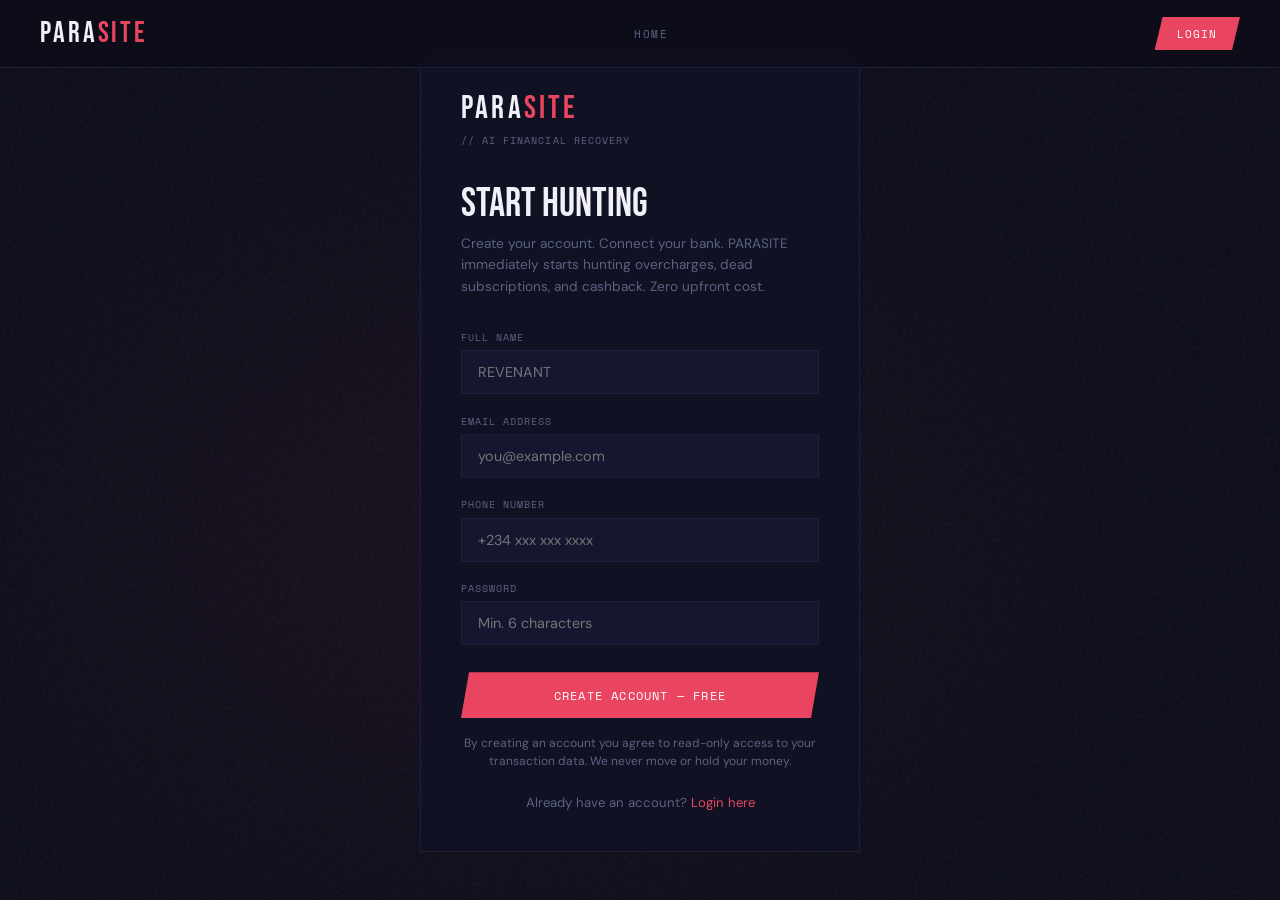
<file: register.html>
<!DOCTYPE html>
<html lang="en">
<head>
<meta charset="UTF-8">
<meta name="viewport" content="width=device-width, initial-scale=1.0">
<title>PARASITE — Create Account</title>
<link href="https://fonts.googleapis.com/css2?family=Bebas+Neue&family=Space+Mono:ital,wght@0,400;0,700;1,400&family=DM+Sans:wght@300;400;500;600&display=swap" rel="stylesheet">
<link rel="stylesheet" href="style.css">
<style>
.auth-wrap { min-height:100vh;display:flex;align-items:center;justify-content:center;padding:2rem;position:relative; }
.auth-bg { position:absolute;inset:0;background:radial-gradient(ellipse at 40% 60%,rgba(233,69,96,.06) 0%,transparent 60%);pointer-events:none; }
.auth-card { background:var(--card);border:1px solid var(--border);width:100%;max-width:440px;padding:2.5rem;position:relative;z-index:1; }
.auth-logo { font-family:'Bebas Neue';font-size:2rem;letter-spacing:.1em;margin-bottom:.25rem; }
.auth-logo span { color:var(--accent); }
.auth-sub { font-family:'Space Mono',monospace;font-size:.65rem;color:var(--muted);letter-spacing:.1em;text-transform:uppercase;margin-bottom:2rem; }
.auth-title { font-family:'Bebas Neue';font-size:2.5rem;color:var(--white);margin-bottom:.3rem; }
.auth-desc { font-size:.85rem;color:var(--muted);margin-bottom:2rem;line-height:1.6; }
.auth-field { margin-bottom:1.2rem; }
.auth-label { font-family:'Space Mono',monospace;font-size:.6rem;color:var(--muted);letter-spacing:.1em;text-transform:uppercase;display:block;margin-bottom:.4rem; }
.auth-input { width:100%;background:var(--card2);border:1px solid var(--border);color:var(--white);padding:.75rem 1rem;font-family:'DM Sans',sans-serif;font-size:.9rem;outline:none;transition:border-color .2s; }
.auth-input:focus { border-color:var(--accent); }
.auth-btn { width:100%;background:var(--accent);color:#fff;border:none;padding:.9rem;font-family:'Space Mono',monospace;font-size:.75rem;letter-spacing:.1em;text-transform:uppercase;cursor:pointer;clip-path:polygon(8px 0%,100% 0%,calc(100% - 8px) 100%,0% 100%);transition:background .2s;margin-top:.5rem; }
.auth-btn:hover { background:#ff2040; }
.auth-btn:disabled { background:var(--muted);cursor:not-allowed; }
.auth-switch { text-align:center;margin-top:1.5rem;font-size:.82rem;color:var(--muted); }
.auth-switch a { color:var(--accent);text-decoration:none; }
.auth-msg { margin-top:1rem;font-family:'Space Mono',monospace;font-size:.65rem;padding:.7rem;text-align:center;display:none; }
.auth-msg.success { background:rgba(0,200,150,.1);border:1px solid var(--green);color:var(--green); }
.auth-msg.error   { background:rgba(233,69,96,.1);border:1px solid var(--accent);color:var(--accent); }
.terms { font-size:.75rem;color:var(--muted);margin-top:1rem;text-align:center;line-height:1.5; }
</style>
</head>
<body>
<div id="cur"></div>
<div id="curR"></div>

<nav>
  <div class="nav-logo">PARA<span>SITE</span></div>
  <div class="nav-links">
    <a href="index.html">Home</a>
  </div>
  <a href="login.html" class="nav-cta" style="text-decoration:none">Login</a>
</nav>

<div class="auth-wrap">
  <div class="auth-bg"></div>
  <div class="auth-card">
    <div class="auth-logo">PARA<span>SITE</span></div>
    <div class="auth-sub">// AI Financial Recovery</div>
    <div class="auth-title">START HUNTING</div>
    <div class="auth-desc">Create your account. Connect your bank. PARASITE immediately starts hunting overcharges, dead subscriptions, and cashback. Zero upfront cost.</div>

    <div class="auth-field">
      <label class="auth-label">Full Name</label>
      <input class="auth-input" type="text" id="name" placeholder="REVENANT">
    </div>
    <div class="auth-field">
      <label class="auth-label">Email Address</label>
      <input class="auth-input" type="email" id="email" placeholder="you@example.com">
    </div>
    <div class="auth-field">
      <label class="auth-label">Phone Number</label>
      <input class="auth-input" type="tel" id="phone" placeholder="+234 xxx xxx xxxx">
    </div>
    <div class="auth-field">
      <label class="auth-label">Password</label>
      <input class="auth-input" type="password" id="password" placeholder="Min. 6 characters">
    </div>

    <button class="auth-btn" id="regBtn" onclick="doRegister()">Create Account — Free</button>
    <div class="auth-msg" id="authMsg"></div>
    <div class="terms">By creating an account you agree to read-only access to your transaction data. We never move or hold your money.</div>

    <div class="auth-switch">
      Already have an account? <a href="login.html">Login here</a>
    </div>
  </div>
</div>

<script src="shared.js"></script>
<script>
const cur=document.getElementById('cur'),curR=document.getElementById('curR');
let mx=0,my=0,rx=0,ry=0;
document.addEventListener('mousemove',e=>{mx=e.clientX;my=e.clientY;cur.style.left=mx-5+'px';cur.style.top=my-5+'px';});
(function anim(){rx+=(mx-rx-16)*.1;ry+=(my-ry-16)*.1;curR.style.left=rx+'px';curR.style.top=ry+'px';requestAnimationFrame(anim);})();

if (isLoggedIn()) window.location.href = 'dashboard.html';

async function doRegister() {
    var name     = document.getElementById('name').value.trim();
    var email    = document.getElementById('email').value.trim();
    var phone    = document.getElementById('phone').value.trim();
    var password = document.getElementById('password').value.trim();
    var btn      = document.getElementById('regBtn');

    if (!name || !email || !password) { showMsg('Name, email and password are required', 'error'); return; }
    if (password.length < 6)          { showMsg('Password must be at least 6 characters', 'error'); return; }

    btn.disabled    = true;
    btn.textContent = 'Creating account...';

    var result = await api('register', 'POST', { name, email, phone, password });

    if (result.success) {
        setAuth(result.token, { name: result.name, email: result.email, user_id: result.user_id });
        showMsg('Account created! Redirecting to connect your bank...', 'success');
        setTimeout(function() { window.location.href = 'connect.html'; }, 1000);
    } else {
        showMsg(result.error || 'Registration failed', 'error');
        btn.disabled    = false;
        btn.textContent = 'Create Account — Free';
    }
}

function showMsg(text, type) {
    var msg = document.getElementById('authMsg');
    msg.textContent   = text;
    msg.className     = 'auth-msg ' + type;
    msg.style.display = 'block';
}
</script>
</body>
</html>
</file>
<file: style.css>
:root {
    --brand:   #0D0D1A;
    --card:    #111124;
    --card2:   #161630;
    --accent:  #E94560;
    --gold:    #F5A623;
    --green:   #00C896;
    --blue:    #4A90D9;
    --purple:  #A855F7;
    --white:   #F0F0F8;
    --muted:   #5A6480;
    --border:  #1E1E3A;
  }

  *, *::before, *::after { box-sizing: border-box; margin: 0; padding: 0; }

  html { scroll-behavior: smooth; }

  body {
    background: var(--brand);
    color: var(--white);
    font-family: 'DM Sans', sans-serif;
    min-height: 100vh;
    overflow-x: hidden;
    cursor: auto;
  }

  /* ── CUSTOM CURSOR ── */
  .cursor {
    width: 12px; height: 12px;
    background: var(--accent);
    border-radius: 50%;
    position: fixed; top: 0; left: 0;
    pointer-events: none;
    z-index: 9999;
    transition: transform 0.15s ease;
    mix-blend-mode: difference;
  }
  .cursor-ring {
    width: 36px; height: 36px;
    border: 1px solid var(--accent);
    border-radius: 50%;
    position: fixed; top: 0; left: 0;
    pointer-events: none;
    z-index: 9998;
    transition: all 0.35s cubic-bezier(0.25,0.46,0.45,0.94);
    opacity: 0.5;
  }
  body:hover .cursor { transform: scale(1); }

  /* ── NOISE OVERLAY ── */
  body::before {
    content: '';
    position: fixed; inset: 0;
    background-image: url("data:image/svg+xml,%3Csvg viewBox='0 0 256 256' xmlns='http://www.w3.org/2000/svg'%3E%3Cfilter id='noise'%3E%3CfeTurbulence type='fractalNoise' baseFrequency='0.9' numOctaves='4' stitchTiles='stitch'/%3E%3C/filter%3E%3Crect width='100%25' height='100%25' filter='url(%23noise)' opacity='0.04'/%3E%3C/svg%3E");
    pointer-events: none;
    z-index: 1;
  }

  /* ── NAV ── */
  nav {
    position: fixed; top: 0; left: 0; right: 0;
    display: flex; align-items: center; justify-content: space-between;
    padding: 1rem 2.5rem;
    background: rgba(13,13,26,0.85);
    backdrop-filter: blur(20px);
    border-bottom: 1px solid var(--border);
    z-index: 100;
  }
  .nav-logo {
    font-family: 'Bebas Neue', sans-serif;
    font-size: 1.8rem;
    letter-spacing: 0.1em;
    color: var(--white);
  }
  .nav-logo span { color: var(--accent); }
  .nav-links { display: flex; gap: 2rem; }
  .nav-links a {
    font-family: 'Space Mono', monospace;
    font-size: 0.7rem;
    letter-spacing: 0.15em;
    color: var(--muted);
    text-decoration: none;
    text-transform: uppercase;
    transition: color 0.2s;
    cursor: none;
  }
  .nav-links a:hover { color: var(--accent); }
  .nav-cta {
    background: var(--accent);
    color: white;
    border: none;
    padding: 0.5rem 1.4rem;
    font-family: 'Space Mono', monospace;
    font-size: 0.7rem;
    letter-spacing: 0.1em;
    text-transform: uppercase;
    cursor: none;
    transition: all 0.2s;
    clip-path: polygon(8px 0%, 100% 0%, calc(100% - 8px) 100%, 0% 100%);
  }
  .nav-cta:hover { background: #ff2a4a; transform: translateY(-1px); }

  /* ── HERO ── */
  .hero {
    min-height: 100vh;
    display: grid;
    grid-template-columns: 1fr 1fr;
    align-items: center;
    padding: 8rem 2.5rem 4rem;
    position: relative;
    overflow: hidden;
  }
  .hero-bg {
    position: absolute; inset: 0;
    background: radial-gradient(ellipse 60% 80% at 80% 50%, rgba(233,69,96,0.07) 0%, transparent 70%),
                radial-gradient(ellipse 40% 60% at 20% 80%, rgba(74,144,217,0.05) 0%, transparent 60%);
  }
  .hero-grid {
    position: absolute; inset: 0;
    background-image: linear-gradient(var(--border) 1px, transparent 1px),
                      linear-gradient(90deg, var(--border) 1px, transparent 1px);
    background-size: 60px 60px;
    opacity: 0.3;
    mask-image: radial-gradient(ellipse at center, black 30%, transparent 80%);
  }
  .hero-left { position: relative; z-index: 2; }
  .hero-eyebrow {
    font-family: 'Space Mono', monospace;
    font-size: 0.65rem;
    letter-spacing: 0.3em;
    color: var(--accent);
    text-transform: uppercase;
    margin-bottom: 1.2rem;
    opacity: 0;
    animation: fadeUp 0.6s ease forwards 0.2s;
  }
  .hero-title {
    font-family: 'Bebas Neue', sans-serif;
    font-size: clamp(4rem, 8vw, 7rem);
    line-height: 0.92;
    letter-spacing: 0.03em;
    margin-bottom: 1.5rem;
    opacity: 0;
    animation: fadeUp 0.6s ease forwards 0.4s;
  }
  .hero-title .line2 { color: var(--accent); }
  .hero-subtitle {
    font-size: 1rem;
    color: var(--muted);
    line-height: 1.7;
    max-width: 440px;
    margin-bottom: 2.5rem;
    opacity: 0;
    animation: fadeUp 0.6s ease forwards 0.6s;
  }
  .hero-subtitle strong { color: var(--white); }
  .hero-actions {
    display: flex; gap: 1rem; align-items: center;
    opacity: 0;
    animation: fadeUp 0.6s ease forwards 0.8s;
  }
  .btn-primary {
    background: var(--accent);
    color: white;
    border: none;
    padding: 0.85rem 2rem;
    font-family: 'Space Mono', monospace;
    font-size: 0.75rem;
    letter-spacing: 0.1em;
    text-transform: uppercase;
    cursor: none;
    transition: all 0.25s;
    clip-path: polygon(10px 0%, 100% 0%, calc(100% - 10px) 100%, 0% 100%);
  }
  .btn-primary:hover { background: #ff2a4a; transform: translateY(-2px); }
  .btn-ghost {
    background: transparent;
    color: var(--muted);
    border: 1px solid var(--border);
    padding: 0.85rem 2rem;
    font-family: 'Space Mono', monospace;
    font-size: 0.75rem;
    letter-spacing: 0.1em;
    text-transform: uppercase;
    cursor: none;
    transition: all 0.25s;
  }
  .btn-ghost:hover { color: var(--white); border-color: var(--muted); }

  /* ── HERO STATS ── */
  .hero-stats {
    display: flex; gap: 2.5rem;
    margin-top: 3rem;
    padding-top: 2rem;
    border-top: 1px solid var(--border);
    opacity: 0;
    animation: fadeUp 0.6s ease forwards 1s;
  }
  .stat-item {}
  .stat-num {
    font-family: 'Bebas Neue', sans-serif;
    font-size: 2rem;
    line-height: 1;
    color: var(--accent);
  }
  .stat-label {
    font-family: 'Space Mono', monospace;
    font-size: 0.6rem;
    color: var(--muted);
    letter-spacing: 0.1em;
    text-transform: uppercase;
    margin-top: 0.25rem;
  }

  /* ── HERO RIGHT: DASHBOARD PREVIEW ── */
  .hero-right {
    position: relative; z-index: 2;
    display: flex; justify-content: center;
    opacity: 0;
    animation: fadeIn 1s ease forwards 0.8s;
  }
  .dashboard-preview {
    width: 100%;
    max-width: 480px;
    background: var(--card);
    border: 1px solid var(--border);
    border-radius: 2px;
    overflow: hidden;
    box-shadow: 0 40px 80px rgba(0,0,0,0.6), 0 0 0 1px rgba(233,69,96,0.1);
  }
  .dp-topbar {
    background: var(--card2);
    padding: 0.6rem 1rem;
    display: flex; align-items: center; gap: 0.5rem;
    border-bottom: 1px solid var(--border);
  }
  .dp-dot { width:8px; height:8px; border-radius:50%; }
  .dp-dot.r { background:#ff5f57; }
  .dp-dot.y { background:#febc2e; }
  .dp-dot.g { background:#28c840; }
  .dp-title { font-family:'Space Mono',monospace; font-size:0.6rem; color:var(--muted); margin-left:0.5rem; letter-spacing:0.1em; }
  .dp-body { padding: 1.2rem; }
  .dp-greeting { font-size:0.7rem; color:var(--muted); margin-bottom:0.2rem; }
  .dp-amount { font-family:'Bebas Neue',sans-serif; font-size:3rem; color:var(--green); line-height:1; margin-bottom:0.2rem; }
  .dp-sub { font-size:0.7rem; color:var(--muted); margin-bottom:1.2rem; }
  .dp-bar { height:3px; background:var(--border); border-radius:2px; margin-bottom:1.2rem; overflow:hidden; }
  .dp-bar-fill { height:100%; width:0%; background:linear-gradient(90deg,var(--accent),var(--gold)); border-radius:2px; animation: barFill 2s ease forwards 1.5s; }
  @keyframes barFill { to { width: 72%; } }
  .dp-cards { display:grid; grid-template-columns:1fr 1fr; gap:0.6rem; margin-bottom:1rem; }
  .dp-card { background:var(--brand); border:1px solid var(--border); padding:0.7rem; }
  .dp-card-label { font-size:0.6rem; color:var(--muted); text-transform:uppercase; letter-spacing:0.1em; margin-bottom:0.3rem; font-family:'Space Mono',monospace; }
  .dp-card-val { font-family:'Bebas Neue',sans-serif; font-size:1.4rem; }
  .dp-card-val.accent { color:var(--accent); }
  .dp-card-val.gold { color:var(--gold); }
  .dp-card-val.green { color:var(--green); }
  .dp-card-val.blue { color:var(--blue); }
  .dp-activity-title { font-size:0.6rem; color:var(--muted); text-transform:uppercase; letter-spacing:0.15em; font-family:'Space Mono',monospace; margin-bottom:0.6rem; }
  .dp-activity-item {
    display:flex; align-items:center; gap:0.7rem;
    padding:0.5rem 0;
    border-bottom:1px solid var(--border);
    opacity:0;
    animation: fadeIn 0.4s ease forwards;
  }
  .dp-activity-item:nth-child(1) { animation-delay:1.8s; }
  .dp-activity-item:nth-child(2) { animation-delay:2.1s; }
  .dp-activity-item:nth-child(3) { animation-delay:2.4s; }
  .dp-activity-dot { width:6px; height:6px; border-radius:50%; flex-shrink:0; }
  .dp-activity-text { font-size:0.7rem; color:var(--muted); flex:1; }
  .dp-activity-text strong { color:var(--white); display:block; font-size:0.72rem; }
  .dp-activity-amt { font-family:'Space Mono',monospace; font-size:0.7rem; color:var(--green); }

  /* ── SECTION COMMONS ── */
  section { padding: 6rem 2.5rem; position:relative; }
  .section-label {
    font-family:'Space Mono',monospace;
    font-size:0.65rem;
    letter-spacing:0.3em;
    color:var(--accent);
    text-transform:uppercase;
    margin-bottom:0.8rem;
  }
  .section-title {
    font-family:'Bebas Neue',sans-serif;
    font-size:clamp(2.5rem,5vw,4rem);
    line-height:1;
    letter-spacing:0.03em;
    margin-bottom:1rem;
  }
  .section-desc { color:var(--muted); max-width:540px; line-height:1.7; margin-bottom:3rem; }

  /* ── FEATURES SECTION ── */
  #features { border-top:1px solid var(--border); }
  .features-grid {
    display:grid;
    grid-template-columns:repeat(3,1fr);
    gap:1px;
    background:var(--border);
    border:1px solid var(--border);
  }
  .feature-card {
    background:var(--card);
    padding:2rem 1.8rem;
    position:relative;
    overflow:hidden;
    transition:background 0.3s;
    cursor:none;
  }
  .feature-card::before {
    content:'';
    position:absolute;
    top:0; left:0; right:0;
    height:2px;
    background:var(--c,var(--accent));
    transform:scaleX(0);
    transform-origin:left;
    transition:transform 0.4s ease;
  }
  .feature-card:hover { background:var(--card2); }
  .feature-card:hover::before { transform:scaleX(1); }
  .feature-num {
    font-family:'Bebas Neue',sans-serif;
    font-size:3rem;
    color:var(--border);
    line-height:1;
    margin-bottom:0.5rem;
    transition:color 0.3s;
  }
  .feature-card:hover .feature-num { color:var(--c,var(--accent)); }
  .feature-icon { font-size:1.4rem; margin-bottom:1rem; }
  .feature-title { font-size:1rem; font-weight:600; margin-bottom:0.6rem; }
  .feature-desc { font-size:0.82rem; color:var(--muted); line-height:1.6; }

  /* ── DASHBOARD SECTION ── */
  #dashboard { border-top:1px solid var(--border); }
  .dashboard-full {
    background:var(--card);
    border:1px solid var(--border);
    border-radius:2px;
    overflow:hidden;
  }
  .db-topbar {
    background:var(--card2);
    padding:1rem 1.5rem;
    display:flex;
    align-items:center;
    justify-content:space-between;
    border-bottom:1px solid var(--border);
  }
  .db-topbar-left { display:flex; align-items:center; gap:1rem; }
  .db-logo { font-family:'Bebas Neue',sans-serif; font-size:1.2rem; letter-spacing:0.1em; }
  .db-logo span { color:var(--accent); }
  .db-nav { display:flex; gap:1.5rem; }
  .db-nav-item {
    font-family:'Space Mono',monospace;
    font-size:0.6rem;
    letter-spacing:0.1em;
    text-transform:uppercase;
    color:var(--muted);
    cursor:none;
    transition:color 0.2s;
    padding-bottom:2px;
    border-bottom:1px solid transparent;
  }
  .db-nav-item.active { color:var(--white); border-bottom-color:var(--accent); }
  .db-status {
    display:flex; align-items:center; gap:0.4rem;
    font-family:'Space Mono',monospace;
    font-size:0.6rem;
    color:var(--green);
  }
  .db-status-dot { width:6px; height:6px; border-radius:50%; background:var(--green); animation:pulse 2s infinite; }
  @keyframes pulse { 0%,100%{opacity:1}50%{opacity:0.4} }

  .db-body { padding:1.5rem; display:grid; grid-template-columns:1fr 1fr 1fr; gap:1rem; }
  .db-main { grid-column:1/3; display:flex; flex-direction:column; gap:1rem; }
  .db-sidebar { display:flex; flex-direction:column; gap:1rem; }

  .stat-cards { display:grid; grid-template-columns:1fr 1fr; gap:0.75rem; }
  .stat-card {
    background:var(--brand);
    border:1px solid var(--border);
    padding:1rem 1.2rem;
    position:relative;
    overflow:hidden;
  }
  .stat-card::after {
    content:'';
    position:absolute;
    bottom:0; left:0; right:0;
    height:2px;
    background:var(--c,var(--accent));
  }
  .stat-card-label { font-family:'Space Mono',monospace; font-size:0.55rem; color:var(--muted); text-transform:uppercase; letter-spacing:0.15em; margin-bottom:0.5rem; }
  .stat-card-value { font-family:'Bebas Neue',sans-serif; font-size:2rem; color:var(--c,var(--accent)); line-height:1; margin-bottom:0.2rem; }
  .stat-card-change { font-size:0.68rem; color:var(--green); }

  /* Recovery chart */
  .chart-box {
    background:var(--brand);
    border:1px solid var(--border);
    padding:1.2rem;
  }
  .chart-header { display:flex; justify-content:space-between; align-items:center; margin-bottom:1rem; }
  .chart-title { font-family:'Space Mono',monospace; font-size:0.65rem; text-transform:uppercase; letter-spacing:0.1em; color:var(--muted); }
  .chart-total { font-family:'Bebas Neue',sans-serif; font-size:1.5rem; color:var(--green); }
  .chart-bars { display:flex; align-items:flex-end; gap:6px; height:80px; }
  .chart-bar-wrap { flex:1; display:flex; flex-direction:column; align-items:center; gap:4px; }
  .chart-bar {
    width:100%; background:var(--border); border-radius:1px;
    position:relative; overflow:hidden;
  }
  .chart-bar-fill {
    position:absolute; bottom:0; left:0; right:0;
    background:linear-gradient(180deg,var(--accent) 0%,rgba(233,69,96,0.4) 100%);
    transition:height 1s cubic-bezier(0.34,1.56,0.64,1);
  }
  .chart-bar-label { font-size:0.5rem; color:var(--muted); font-family:'Space Mono',monospace; }

  /* Activity feed */
  .activity-box {
    background:var(--brand);
    border:1px solid var(--border);
    padding:1.2rem;
  }
  .activity-header { display:flex; justify-content:space-between; align-items:center; margin-bottom:1rem; }
  .activity-title { font-family:'Space Mono',monospace; font-size:0.65rem; text-transform:uppercase; letter-spacing:0.1em; color:var(--muted); }
  .live-badge { background:rgba(233,69,96,0.15); border:1px solid var(--accent); color:var(--accent); font-family:'Space Mono',monospace; font-size:0.5rem; padding:0.2rem 0.5rem; letter-spacing:0.1em; }
  .activity-list { display:flex; flex-direction:column; gap:0; }
  .activity-row {
    display:flex; align-items:center; gap:0.8rem;
    padding:0.6rem 0;
    border-bottom:1px solid var(--border);
    transition:background 0.2s;
    cursor:none;
  }
  .activity-row:hover { background:var(--card2); margin:0 -1.2rem; padding:0.6rem 1.2rem; }
  .activity-row:last-child { border-bottom:none; }
  .activity-icon { width:28px; height:28px; border-radius:2px; display:flex; align-items:center; justify-content:center; font-size:0.75rem; flex-shrink:0; }
  .activity-info { flex:1; }
  .activity-name { font-size:0.75rem; font-weight:500; }
  .activity-type { font-size:0.62rem; color:var(--muted); font-family:'Space Mono',monospace; margin-top:1px; }
  .activity-amount { font-family:'Space Mono',monospace; font-size:0.75rem; }
  .activity-status { font-size:0.55rem; font-family:'Space Mono',monospace; padding:0.15rem 0.4rem; }

  /* Sidebar panels */
  .side-panel {
    background:var(--brand);
    border:1px solid var(--border);
    padding:1.2rem;
  }
  .side-title { font-family:'Space Mono',monospace; font-size:0.6rem; text-transform:uppercase; letter-spacing:0.15em; color:var(--muted); margin-bottom:1rem; }
  .swarm-item {
    display:flex; flex-direction:column; gap:0.3rem;
    padding:0.7rem 0;
    border-bottom:1px solid var(--border);
  }
  .swarm-item:last-child { border-bottom:none; }
  .swarm-top { display:flex; justify-content:space-between; align-items:center; }
  .swarm-name { font-size:0.75rem; font-weight:500; }
  .swarm-count { font-family:'Space Mono',monospace; font-size:0.55rem; color:var(--accent); }
  .swarm-progress { height:3px; background:var(--border); border-radius:2px; overflow:hidden; }
  .swarm-fill { height:100%; border-radius:2px; transition:width 1.5s ease; }
  .swarm-meta { display:flex; justify-content:space-between; }
  .swarm-amount { font-family:'Space Mono',monospace; font-size:0.6rem; color:var(--gold); }
  .swarm-status { font-size:0.55rem; color:var(--muted); }

  /* Module breakdown */
  .module-item { display:flex; align-items:center; gap:0.8rem; padding:0.55rem 0; border-bottom:1px solid var(--border); }
  .module-item:last-child { border-bottom:none; }
  .module-dot { width:8px; height:8px; border-radius:50%; flex-shrink:0; }
  .module-name { font-size:0.72rem; flex:1; }
  .module-val { font-family:'Space Mono',monospace; font-size:0.65rem; color:var(--muted); }

  /* ── HOW IT WORKS ── */
  #how { border-top:1px solid var(--border); }
  .steps { display:grid; grid-template-columns:repeat(6,1fr); gap:0; position:relative; }
  .steps::before {
    content:'';
    position:absolute;
    top:2rem; left:calc(100%/12); right:calc(100%/12);
    height:1px;
    background:linear-gradient(90deg, var(--border), var(--accent), var(--border));
  }
  .step { padding:1rem; position:relative; }
  .step-circle {
    width:4rem; height:4rem;
    background:var(--card);
    border:1px solid var(--border);
    display:flex; align-items:center; justify-content:center;
    font-family:'Bebas Neue',sans-serif;
    font-size:1.5rem;
    color:var(--accent);
    margin:0 auto 1rem;
    position:relative; z-index:1;
    transition:all 0.3s;
  }
  .step:hover .step-circle {
    background:var(--accent);
    color:white;
    border-color:var(--accent);
  }
  .step-title { font-size:0.82rem; font-weight:600; text-align:center; margin-bottom:0.4rem; }
  .step-desc { font-size:0.7rem; color:var(--muted); text-align:center; line-height:1.5; }

  /* ── SWARM SECTION ── */
  #swarm { border-top:1px solid var(--border); }
  .swarm-visual {
    display:grid; grid-template-columns:1fr 1fr; gap:2rem; align-items:center;
  }
  .swarm-left {}
  .swarm-counter {
    font-family:'Bebas Neue',sans-serif;
    font-size:clamp(4rem,8vw,7rem);
    line-height:1;
    color:var(--accent);
    margin-bottom:0.5rem;
  }
  .swarm-sub { color:var(--muted); line-height:1.7; margin-bottom:2rem; font-size:0.9rem; }
  .swarm-metrics { display:flex; flex-direction:column; gap:0.8rem; }
  .swarm-metric {
    display:flex; align-items:center; gap:1rem;
    padding:1rem 1.2rem;
    background:var(--card);
    border:1px solid var(--border);
    border-left:3px solid var(--c,var(--accent));
  }
  .swarm-metric-val { font-family:'Bebas Neue',sans-serif; font-size:1.8rem; color:var(--c,var(--accent)); width:5rem; flex-shrink:0; }
  .swarm-metric-info {}
  .swarm-metric-label { font-size:0.8rem; font-weight:500; margin-bottom:0.2rem; }
  .swarm-metric-desc { font-size:0.7rem; color:var(--muted); }

  .swarm-right {}
  .swarm-live-box {
    background:var(--card);
    border:1px solid var(--border);
    padding:1.5rem;
  }
  .swarm-live-head {
    display:flex; align-items:center; justify-content:space-between;
    margin-bottom:1.2rem;
    padding-bottom:1rem;
    border-bottom:1px solid var(--border);
  }
  .swarm-live-title { font-family:'Space Mono',monospace; font-size:0.65rem; text-transform:uppercase; letter-spacing:0.15em; color:var(--muted); }
  .swarm-count-badge {
    font-family:'Bebas Neue',sans-serif;
    font-size:0.9rem;
    background:rgba(233,69,96,0.15);
    border:1px solid var(--accent);
    color:var(--accent);
    padding:0.2rem 0.7rem;
  }
  .swarm-disputes { display:flex; flex-direction:column; gap:0.8rem; }
  .swarm-dispute {
    background:var(--brand);
    border:1px solid var(--border);
    padding:0.9rem 1rem;
    cursor:none;
    transition:border-color 0.2s;
  }
  .swarm-dispute:hover { border-color:var(--accent); }
  .swarm-dispute-top { display:flex; justify-content:space-between; align-items:center; margin-bottom:0.5rem; }
  .swarm-dispute-name { font-size:0.82rem; font-weight:600; }
  .swarm-dispute-amount { font-family:'Space Mono',monospace; font-size:0.72rem; color:var(--gold); }
  .swarm-dispute-bar { height:4px; background:var(--border); border-radius:2px; overflow:hidden; margin-bottom:0.4rem; }
  .swarm-dispute-fill { height:100%; border-radius:2px; animation:none; }
  .swarm-dispute-meta { display:flex; justify-content:space-between; }
  .swarm-dispute-users { font-size:0.62rem; color:var(--muted); font-family:'Space Mono',monospace; }
  .swarm-dispute-status { font-size:0.6rem; padding:0.15rem 0.5rem; font-family:'Space Mono',monospace; }

  /* ── REVENUE MODEL ── */
  #revenue { border-top:1px solid var(--border); }
  .revenue-grid { display:grid; grid-template-columns:repeat(3,1fr); gap:1px; background:var(--border); border:1px solid var(--border); }
  .revenue-card {
    background:var(--card);
    padding:2.5rem 2rem;
    cursor:none;
    transition:background 0.3s;
    position:relative;
    overflow:hidden;
  }
  .revenue-card::after {
    content:'';
    position:absolute;
    inset:0;
    background:linear-gradient(135deg, rgba(233,69,96,0.03) 0%, transparent 60%);
    opacity:0;
    transition:opacity 0.3s;
  }
  .revenue-card:hover { background:var(--card2); }
  .revenue-card:hover::after { opacity:1; }
  .revenue-pct { font-family:'Bebas Neue',sans-serif; font-size:4rem; color:var(--accent); line-height:1; margin-bottom:0.5rem; }
  .revenue-title { font-size:1.1rem; font-weight:600; margin-bottom:0.6rem; }
  .revenue-desc { font-size:0.82rem; color:var(--muted); line-height:1.6; }

  /* ── FOOTER ── */
  footer {
    border-top:1px solid var(--border);
    padding:3rem 2.5rem;
    display:flex; justify-content:space-between; align-items:center;
  }
  .footer-logo { font-family:'Bebas Neue',sans-serif; font-size:2rem; letter-spacing:0.1em; }
  .footer-logo span { color:var(--accent); }
  .footer-tagline { font-family:'Space Mono',monospace; font-size:0.65rem; color:var(--muted); letter-spacing:0.1em; }
  .footer-right { font-family:'Space Mono',monospace; font-size:0.6rem; color:var(--muted); text-align:right; }

  /* ── ANIMATIONS ── */
  @keyframes fadeUp {
    from { opacity:0; transform:translateY(20px); }
    to   { opacity:1; transform:translateY(0); }
  }
  @keyframes fadeIn {
    from { opacity:0; }
    to   { opacity:1; }
  }

  /* Scroll reveal */
  .reveal {
    opacity:0;
    transform:translateY(30px);
    transition:opacity 0.7s ease, transform 0.7s ease;
  }
  .reveal.visible {
    opacity:1;
    transform:translateY(0);
  }

  /* ── TICKER ── */
  .ticker-wrap {
    background:var(--card2);
    border-top:1px solid var(--border);
    border-bottom:1px solid var(--border);
    overflow:hidden;
    padding:0.5rem 0;
  }
  .ticker {
    display:flex;
    animation:ticker 30s linear infinite;
    white-space:nowrap;
  }
  .ticker-item {
    font-family:'Space Mono',monospace;
    font-size:0.6rem;
    color:var(--muted);
    padding:0 2rem;
    letter-spacing:0.1em;
  }
  .ticker-item .pos { color:var(--green); }
  .ticker-item .neg { color:var(--accent); }
  @keyframes ticker { from{transform:translateX(0)}to{transform:translateX(-50%)} }

  /* ── MODAL ── */
  .modal-overlay {
    position:fixed; inset:0;
    background:rgba(0,0,0,0.8);
    backdrop-filter:blur(8px);
    z-index:200;
    display:flex; align-items:center; justify-content:center;
    opacity:0; pointer-events:none;
    transition:opacity 0.3s;
  }
  .modal-overlay.open { opacity:1; pointer-events:all; }
  .modal {
    background:var(--card);
    border:1px solid var(--border);
    width:min(500px,90vw);
    padding:2rem;
    transform:translateY(20px);
    transition:transform 0.3s;
  }
  .modal-overlay.open .modal { transform:translateY(0); }
  .modal-title { font-family:'Bebas Neue',sans-serif; font-size:2rem; margin-bottom:0.5rem; }
  .modal-sub { color:var(--muted); font-size:0.82rem; margin-bottom:1.5rem; }
  .modal-field { margin-bottom:1rem; }
  .modal-label { font-family:'Space Mono',monospace; font-size:0.6rem; text-transform:uppercase; letter-spacing:0.1em; color:var(--muted); display:block; margin-bottom:0.4rem; }
  .modal-input {
    width:100%;
    background:var(--brand);
    border:1px solid var(--border);
    color:var(--white);
    padding:0.7rem 1rem;
    font-family:'DM Sans',sans-serif;
    font-size:0.85rem;
    outline:none;
    transition:border-color 0.2s;
    cursor:none;
  }
  .modal-input:focus { border-color:var(--accent); }
  .modal-actions { display:flex; gap:0.8rem; margin-top:1.5rem; }
  .modal-close { position:absolute; top:1rem; right:1rem; background:none; border:none; color:var(--muted); font-size:1.2rem; cursor:none; }
</file>
